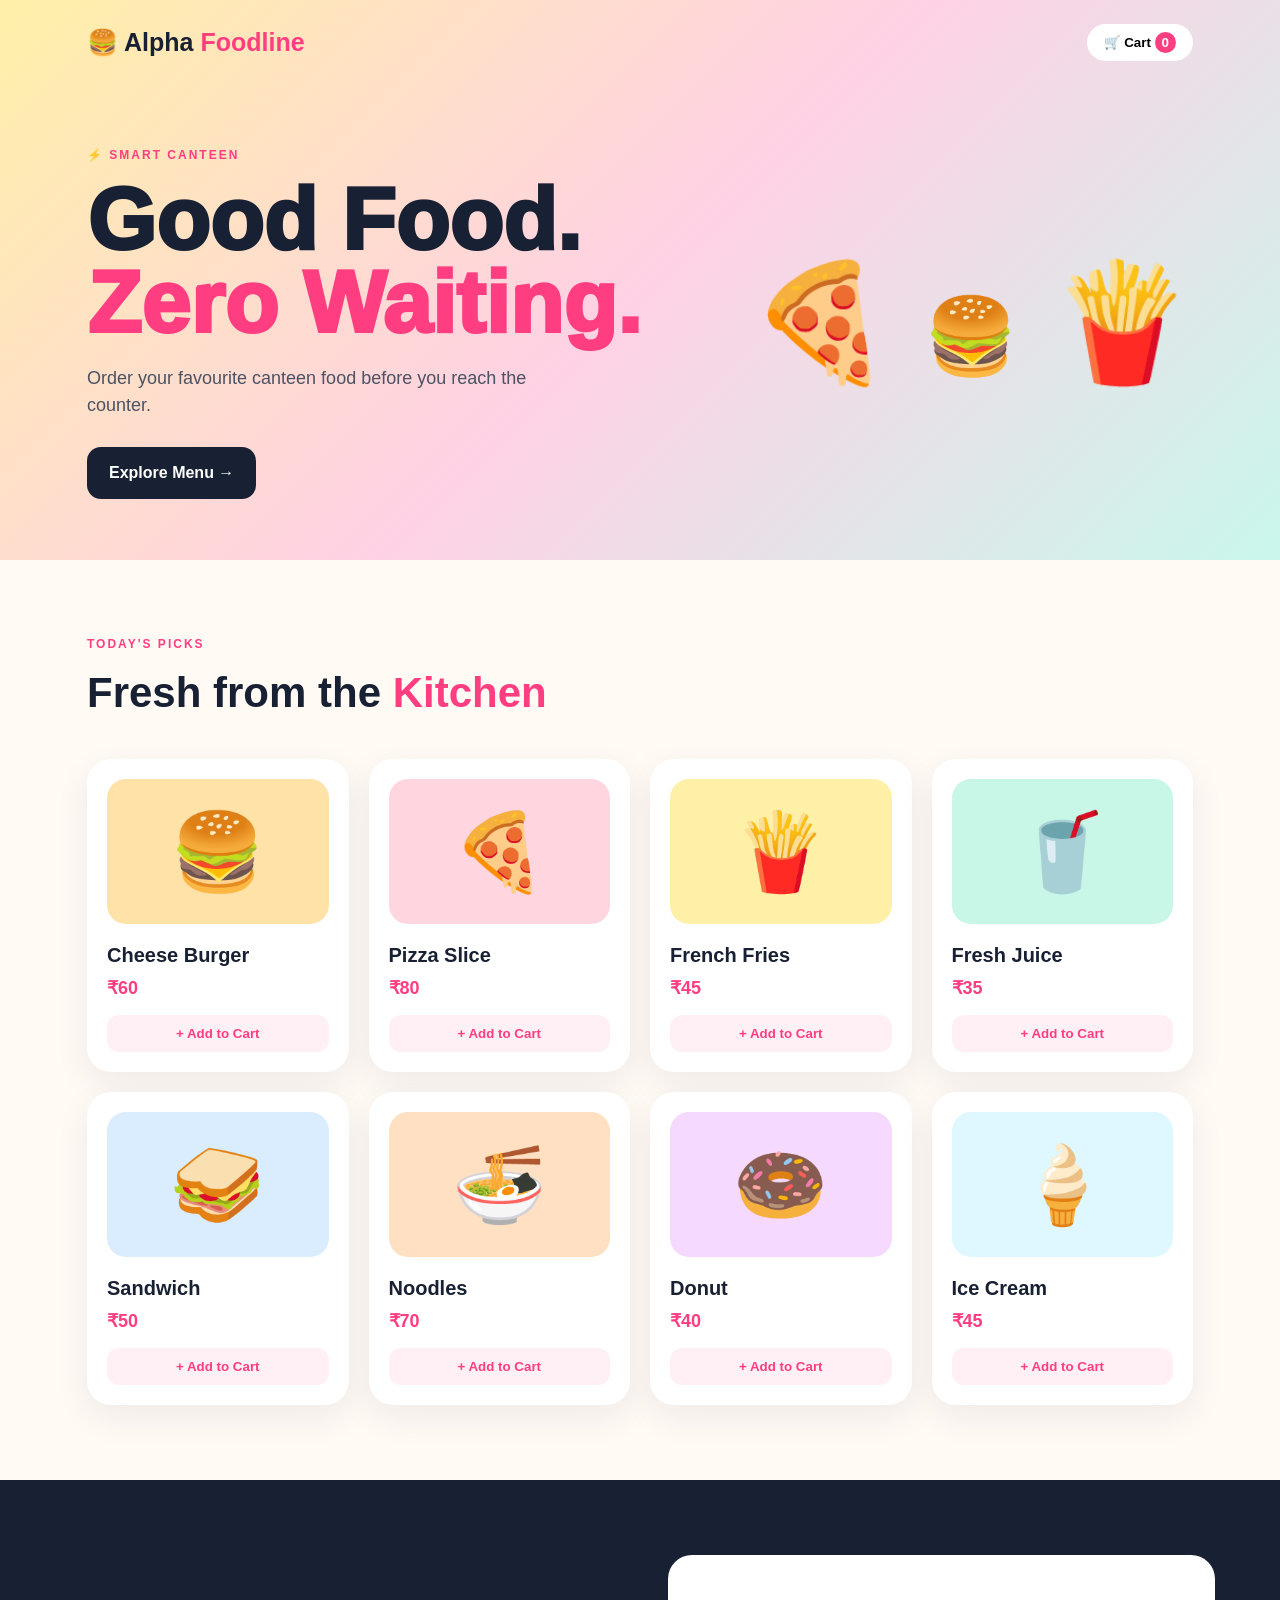
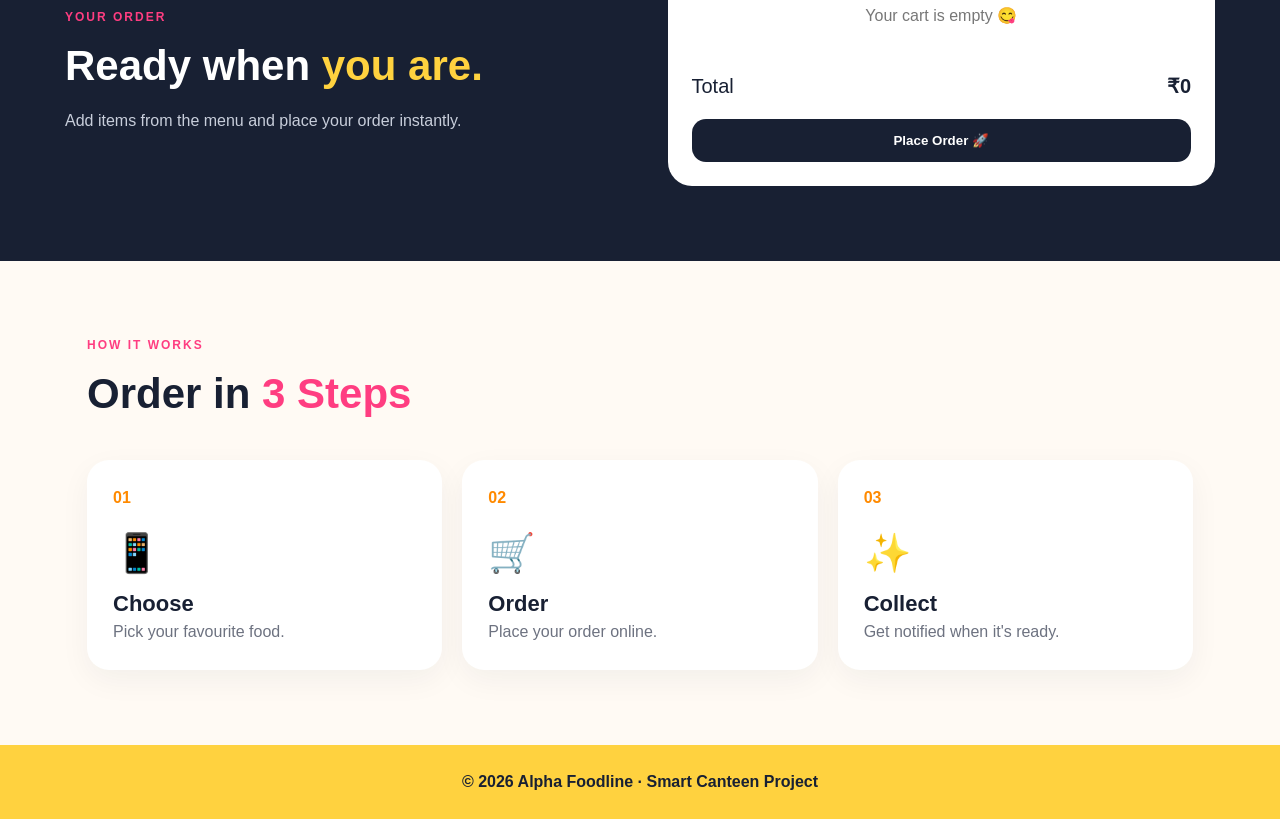
<file: index.html>
<!DOCTYPE html>
<html lang="en">
<head>
  <meta charset="UTF-8">
  <meta name="viewport" content="width=device-width, initial-scale=1.0">
  <title>Alpha Foodline | Smart Canteen</title>
  <link rel="stylesheet" href="style.css">
</head>

<body>

<header class="hero">
  <nav>
    <div class="logo">🍔 Alpha <span>Foodline</span></div>
    <button class="cart-btn" onclick="scrollToCart()">
      🛒 Cart <b id="cartCount">0</b>
    </button>
  </nav>

  <div class="hero-content">
    <div>
      <p class="badge">⚡ SMART CANTEEN</p>
      <h1>Good Food.<br><span>Zero Waiting.</span></h1>
      <p class="subtitle">
        Order your favourite canteen food before you reach the counter.
      </p>
      <a class="primary" href="#menu">Explore Menu →</a>
    </div>

    <div class="food-orbit">🍕 <span>🍔</span> 🍟</div>
  </div>
</header>

<main>

<section id="menu" class="section">
  <div class="section-title">
    <p class="mini">TODAY'S PICKS</p>
    <h2>Fresh from the <span>Kitchen</span></h2>
  </div>

  <div class="menu-grid" id="menuGrid"></div>
</section>

<section id="cart" class="order-section">

  <div>
    <p class="mini">YOUR ORDER</p>
    <h2>Ready when <span>you are.</span></h2>
    <p class="muted">
      Add items from the menu and place your order instantly.
    </p>
  </div>

  <div class="cart-card">
    <div id="cartItems">
      <p class="empty">Your cart is empty 😋</p>
    </div>

    <div class="total">
      <span>Total</span>
      <strong>₹<span id="total">0</span></strong>
    </div>

    <button class="primary full" onclick="placeOrder()">
      Place Order 🚀
    </button>
  </div>

</section>

<section class="steps section">

  <div class="section-title">
    <p class="mini">HOW IT WORKS</p>
    <h2>Order in <span>3 Steps</span></h2>
  </div>

  <div class="step-grid">

    <div class="step">
      <b>01</b>
      <div>📱</div>
      <h3>Choose</h3>
      <p>Pick your favourite food.</p>
    </div>

    <div class="step">
      <b>02</b>
      <div>🛒</div>
      <h3>Order</h3>
      <p>Place your order online.</p>
    </div>

    <div class="step">
      <b>03</b>
      <div>✨</div>
      <h3>Collect</h3>
      <p>Get notified when it's ready.</p>
    </div>

  </div>
</section>

</main>

<footer>
  © 2026 Alpha Foodline · Smart Canteen Project
</footer>

<script src="script.js"></script>

</body>
</html>
</file>
<file: style.css>
* {
  box-sizing: border-box;
  margin: 0;
  padding: 0;
}

:root {
  --dark: #182033;
  --pink: #ff3d81;
  --orange: #ff8a00;
  --yellow: #ffd23f;
  --bg: #fffaf4;
}

body {
  font-family: Arial, Helvetica, sans-serif;
  color: var(--dark);
  background: var(--bg);
  line-height: 1.5;
}

.hero {
  min-height: 560px;
  background: linear-gradient(
    135deg,
    #fff0a8,
    #ffd1e4,
    #c9f7ec
  );
}

nav {
  max-width: 1150px;
  margin: auto;
  padding: 24px 22px;
  display: flex;
  justify-content: space-between;
  align-items: center;
}

.logo {
  font-size: 25px;
  font-weight: 900;
}

.logo span {
  color: var(--pink);
}

.cart-btn {
  border: 0;
  background: white;
  padding: 11px 17px;
  border-radius: 30px;
  font-weight: 800;
  cursor: pointer;
}

.cart-btn b {
  background: var(--pink);
  color: white;
  padding: 3px 7px;
  border-radius: 20px;
}

.hero-content {
  max-width: 1150px;
  margin: 60px auto 0;
  padding: 0 22px;
  display: flex;
  align-items: center;
  justify-content: space-between;
}

.badge,
.mini {
  font-size: 12px;
  letter-spacing: 2px;
  font-weight: 900;
  color: var(--pink);
}

h1 {
  font-size: clamp(50px, 8vw, 88px);
  line-height: .95;
  margin: 14px 0 20px;
  font-weight: 950;
}

h1 span,
h2 span {
  color: var(--pink);
}

.subtitle {
  max-width: 500px;
  font-size: 18px;
  color: #4b5262;
  margin-bottom: 28px;
}

.primary {
  display: inline-block;
  border: 0;
  text-decoration: none;
  background: var(--dark);
  color: white;
  padding: 14px 22px;
  border-radius: 14px;
  font-weight: 900;
  cursor: pointer;
}

.food-orbit {
  font-size: 115px;
}

.food-orbit span {
  font-size: 75px;
}

.section {
  max-width: 1150px;
  margin: auto;
  padding: 75px 22px;
}

.section-title h2,
.order-section h2 {
  font-size: 42px;
  margin-top: 8px;
}

.menu-grid {
  display: grid;
  grid-template-columns: repeat(4, 1fr);
  gap: 20px;
  margin-top: 35px;
}

.food-card {
  background: white;
  border-radius: 24px;
  padding: 20px;
  box-shadow: 0 12px 35px #18203312;
  transition: .2s;
}

.food-card:hover {
  transform: translateY(-7px);
}

.food-pic {
  height: 145px;
  border-radius: 19px;
  display: grid;
  place-items: center;
  font-size: 76px;
  margin-bottom: 16px;
}

.food-card h3 {
  font-size: 20px;
}

.price {
  font-weight: 900;
  font-size: 18px;
  color: var(--pink);
  margin: 5px 0 13px;
}

.add {
  width: 100%;
  padding: 11px;
  border: 0;
  border-radius: 12px;
  background: #fff0f5;
  color: var(--pink);
  font-weight: 900;
  cursor: pointer;
}

.add:hover {
  background: var(--pink);
  color: white;
}

.order-section {
  padding: 75px max(22px, calc((100% - 1150px) / 2));
  background: var(--dark);
  color: white;
  display: grid;
  grid-template-columns: 1fr 1fr;
  gap: 55px;
  align-items: center;
}

.order-section h2 span {
  color: var(--yellow);
}

.muted {
  color: #c8cedb;
  margin-top: 12px;
}

.cart-card {
  background: white;
  color: var(--dark);
  border-radius: 24px;
  padding: 24px;
}

.cart-row {
  display: flex;
  justify-content: space-between;
  padding: 12px 0;
  border-bottom: 1px solid #eee;
}

.empty {
  text-align: center;
  color: #777;
  padding: 25px;
}

.total {
  display: flex;
  justify-content: space-between;
  padding: 18px 0;
  font-size: 20px;
}

.full {
  width: 100%;
  text-align: center;
}

.step-grid {
  display: grid;
  grid-template-columns: repeat(3, 1fr);
  gap: 20px;
  margin-top: 35px;
}

.step {
  background: white;
  border-radius: 22px;
  padding: 26px;
  box-shadow: 0 10px 30px #1820330d;
}

.step b {
  color: var(--orange);
}

.step div {
  font-size: 38px;
  margin: 15px 0 5px;
}

.step h3 {
  font-size: 22px;
}

.step p {
  color: #6d7280;
}

footer {
  text-align: center;
  padding: 25px;
  background: var(--yellow);
  font-weight: 800;
}

@media (max-width: 800px) {

  .hero-content {
    margin-top: 30px;
  }

  .food-orbit {
    font-size: 65px;
  }

  .menu-grid {
    grid-template-columns: repeat(2, 1fr);
  }

  .order-section {
    grid-template-columns: 1fr;
  }

  .step-grid {
    grid-template-columns: 1fr;
  }

}

@media (max-width: 520px) {

  .menu-grid {
    grid-template-columns: 1fr;
  }

  .food-orbit {
    display: none;
  }

}
</file>
